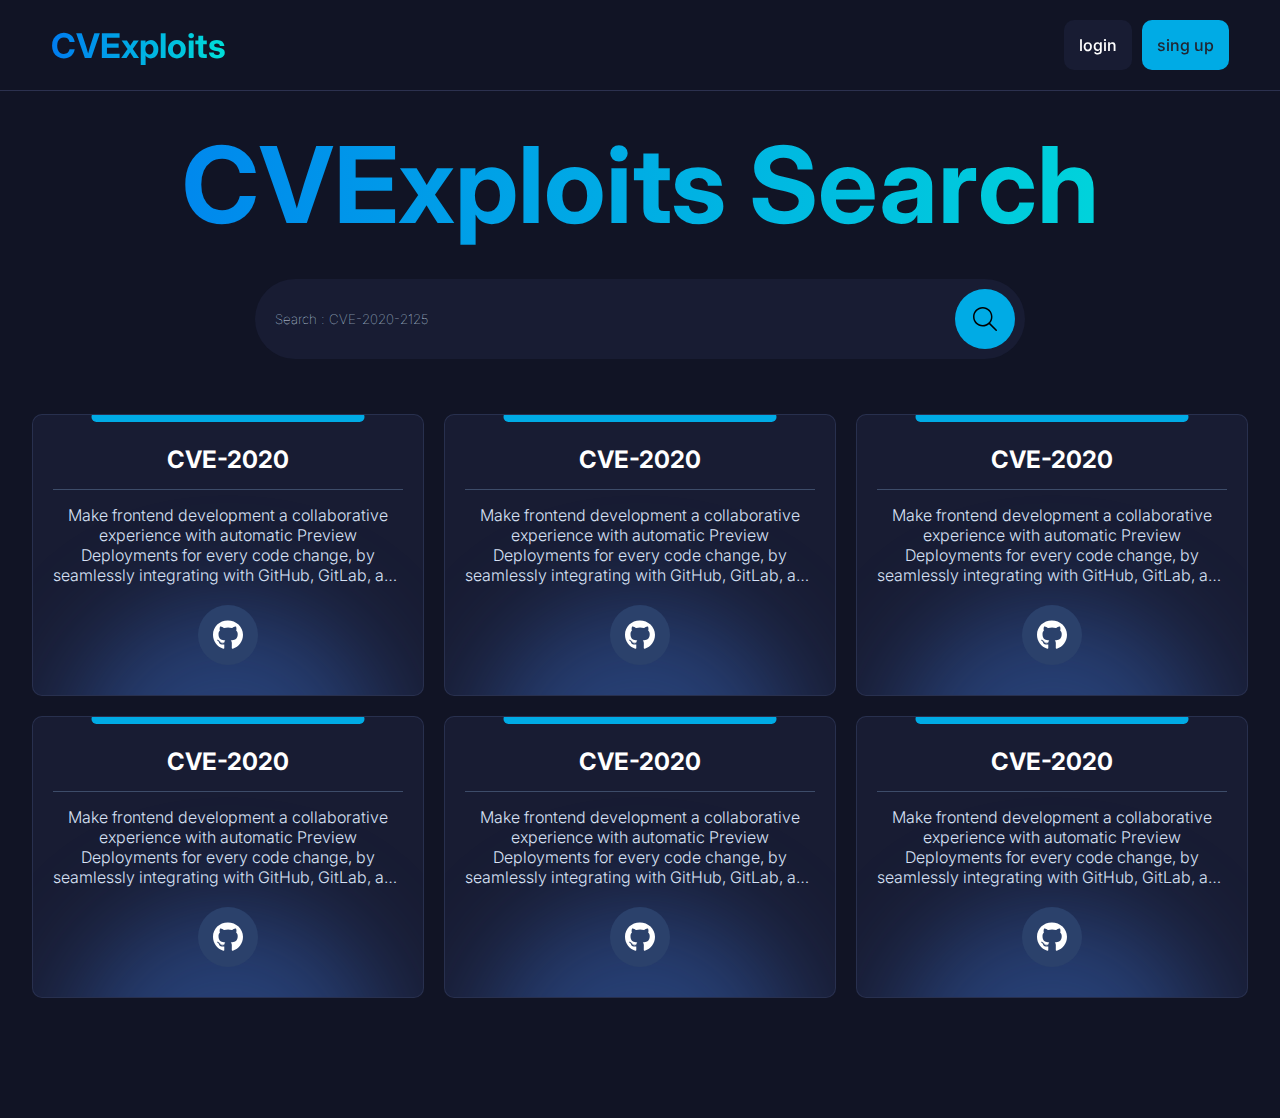
<file: cvexpioits/index.html>
<!DOCTYPE html>
<html>
<head>
    <meta charset="UTF-8" />
    <meta http-equiv="X-UA-Compatible" content="IE=edge" />
    <meta name="viewport" content="width=device-width, initial-scale=1.0" />
    <!-- ======================== Description ======================== -->
    <meta name="description"
        content="راسكو بلس - RascoPlus | تحميل العاب وتطبيقات موبايل اندرويد وايفون برابط مباشر من اخف موقع تحميل التطبيقات مجانا للجميع وعلي جميع الهواتف." />
    <meta name="keywords"
        content=" تحميل العاب وبرامج ,  تحميل العاب, تحيل برامج , العاب , برامج , RascoPlus , راسكو بلس " />
    <title>CVExploits</title>
    <!-- ======================== Icon Website ======================== -->
    <link href="assets/img/icon/Logo B2.1.png" rel="icon" type="image/x-icon" />
    <!-- ======================== Style ======================== -->
    <link rel="stylesheet" href="asset/css/style.css" />
    <!-- ======================== Google Font ======================== -->
    <link rel="preconnect" href="https://fonts.googleapis.com">
    <link rel="preconnect" href="https://fonts.gstatic.com" crossorigin>
    <link href="https://fonts.googleapis.com/css2?family=Inter:wght@100;200;300;400;500;600;700;800;900&display=swap"
        rel="stylesheet">
    <!-- Cover Website -->
    <meta property="og:image" content="asset/img/thumbnail-website/thumbnail.jpg" />
    <meta property="og:image:type" content="image/png" />
    <meta property="og:image:width" content="1024" />
    <meta property="og:image:height" content="1024" />
</head>
<body>
    <header>
        <div class="container">
            <a href="index.html">
                <h1 class="h1-text">CVExploits</h1>
            </a>
            <div class="register-div">
                <a class="register login" href="login.html"> login </a>
                <a class="register sing-up" href="/sing-up.html"> sing up</a>
            </div>
        </div>
    </header>
    <div class="container first-sec">
        <h1 class="h1-text">CVExploits Search</h1>
        <form class="search-form">
            <input type="text" class="input-search" placeholder="Search : CVE-2020-2125">
            <button type="submit" class="submit-search">
                <img src="asset/img/icon/magnifying-glass.svg" alt="Search-icon" class="icon">
            </button>
        </form>
        <div class="div-card-parent grid-parent">
            <div class="card-div">
                <a href="#" target="_blank">
                    <h2 class="name-of-text-card">CVE-2020</h2>
                </a>
                <p>
                    Make frontend development a collaborative experience with automatic Preview Deployments for every
                    code change, by seamlessly integrating with GitHub, GitLab, and Bitbucket. </p>
                <a href="#" target="_blank" class="icon-a-card">
                    <img src="asset/img/icon/github.svg" alt="github.svg">
                </a>

            </div>
            <div class="card-div">
                <a href="#" target="_blank">
                    <h2 class="name-of-text-card">CVE-2020</h2>
                </a>
                <p>
                    Make frontend development a collaborative experience with automatic Preview Deployments for every
                    code change, by seamlessly integrating with GitHub, GitLab, and Bitbucket. </p>
                <a href="#" target="_blank" class="icon-a-card">
                    <img src="asset/img/icon/github.svg" alt="github.svg">
                </a>

            </div>
            <div class="card-div">
                <a href="#" target="_blank">
                    <h2 class="name-of-text-card">CVE-2020</h2>
                </a>
                <p>
                    Make frontend development a collaborative experience with automatic Preview Deployments for every
                    code change, by seamlessly integrating with GitHub, GitLab, and Bitbucket. </p>
                <a href="#" target="_blank" class="icon-a-card">
                    <img src="asset/img/icon/github.svg" alt="github.svg">
                </a>

            </div>
            <div class="card-div">
                <a href="#" target="_blank">
                    <h2 class="name-of-text-card">CVE-2020</h2>
                </a>
                <p>
                    Make frontend development a collaborative experience with automatic Preview Deployments for every
                    code change, by seamlessly integrating with GitHub, GitLab, and Bitbucket. </p>
                <a href="#" target="_blank" class="icon-a-card">
                    <img src="asset/img/icon/github.svg" alt="github.svg">
                </a>

            </div>
            <div class="card-div">
                <a href="#" target="_blank">
                    <h2 class="name-of-text-card">CVE-2020</h2>
                </a>
                <p>
                    Make frontend development a collaborative experience with automatic Preview Deployments for every
                    code change, by seamlessly integrating with GitHub, GitLab, and Bitbucket. </p>
                <a href="#" target="_blank" class="icon-a-card">
                    <img src="asset/img/icon/github.svg" alt="github.svg">
                </a>

            </div>
            <div class="card-div">
                <a href="#" target="_blank">
                    <h2 class="name-of-text-card">CVE-2020</h2>
                </a>
                <p>
                    Make frontend development a collaborative experience with automatic Preview Deployments for every
                    code change, by seamlessly integrating with GitHub, GitLab, and Bitbucket. </p>
                <a href="#" target="_blank" class="icon-a-card">
                    <img src="asset/img/icon/github.svg" alt="github.svg">
                </a>

            </div>

        </div>
    </div>
</body>
</html>
</file>
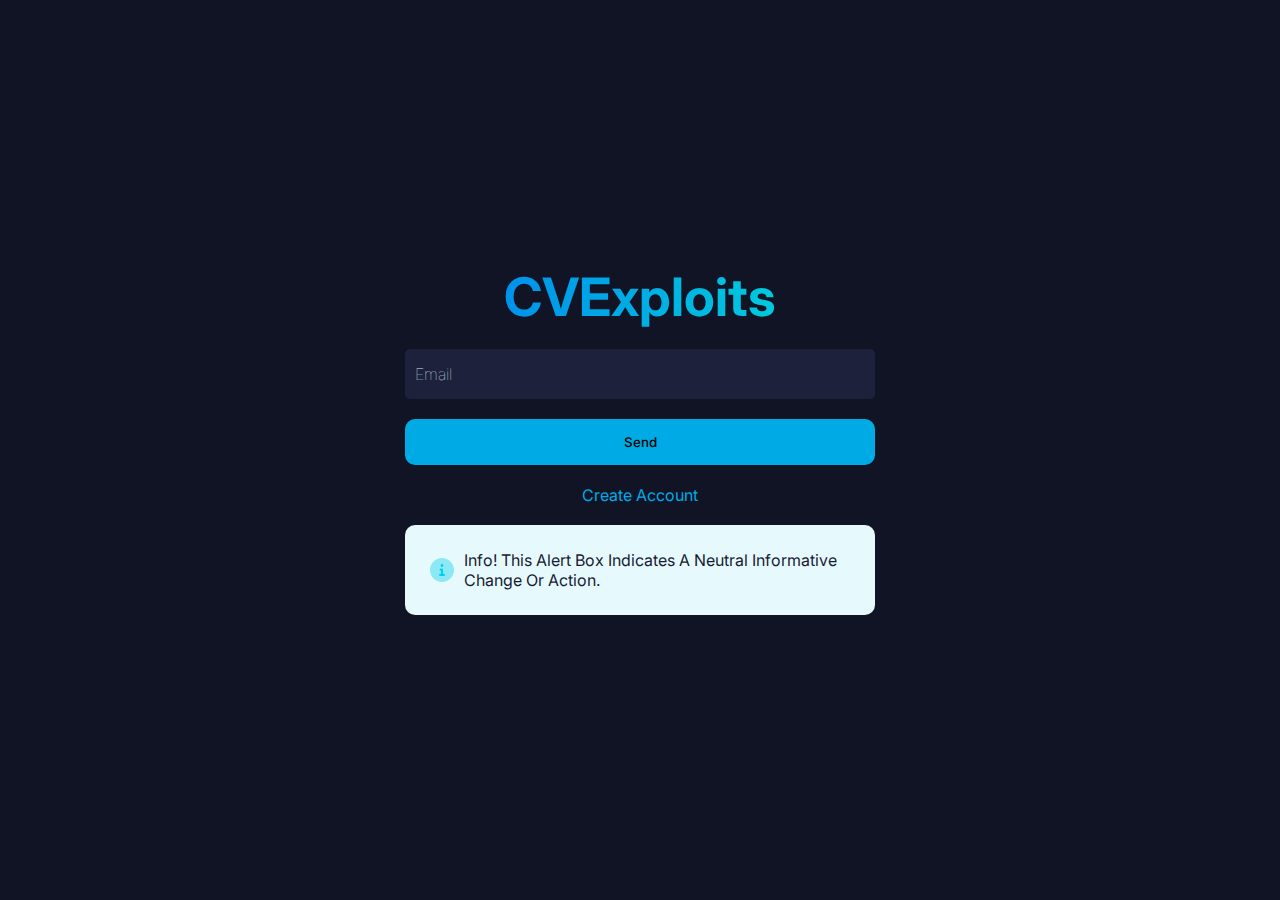
<file: cvexpioits/forgot-pass.html>
<!DOCTYPE html>
<html>

<head>
    <meta charset="UTF-8" />
    <meta http-equiv="X-UA-Compatible" content="IE=edge" />
    <meta name="viewport" content="width=device-width, initial-scale=1.0" />
    <!-- ======================== Description ======================== -->
    <meta name="description"
        content="راسكو بلس - RascoPlus | تحميل العاب وتطبيقات موبايل اندرويد وايفون برابط مباشر من اخف موقع تحميل التطبيقات مجانا للجميع وعلي جميع الهواتف." />
    <meta name="keywords"
        content=" تحميل العاب وبرامج ,  تحميل العاب, تحيل برامج , العاب , برامج , RascoPlus , راسكو بلس " />
    <title>Borma - بورما</title>
    <!-- ======================== Icon Website ======================== -->
    <link href="assets/img/icon/Logo B2.1.png" rel="icon" type="image/x-icon" />
    <!-- ======================== Style ======================== -->
    <link rel="stylesheet" href="asset/css/style.css" />
    <link rel="stylesheet" href="asset/css/register.css" />
    <!-- ======================== Google Font ======================== -->
    <link rel="preconnect" href="https://fonts.googleapis.com">
    <link rel="preconnect" href="https://fonts.gstatic.com" crossorigin>
    <link href="https://fonts.googleapis.com/css2?family=Inter:wght@100;200;300;400;500;600;700;800;900&display=swap"
        rel="stylesheet">
    <!-- Cover Website -->
    <meta property="og:image" content="asset/img/thumbnail-website/thumbnail.jpg" />
    <meta property="og:image:type" content="image/png" />
    <meta property="og:image:width" content="1024" />
    <meta property="og:image:height" content="1024" />
</head>
<body>
    <div class="container first-sec">
        <div class="card-data">
            <a href="index.html">
                <h1 class="h1-text">CVExploits</h1>
            </a>
            <div class="container-card">
                <form action="" class="form-register form-login">
                    <div class="register-up-div">
                        <input type="email" placeholder="Email" required>
                        <button class="button-form "> Send</button>
                        <div class="sing-in">
                            <a href="sing-up.html" class="sing"> Create Account </a>
                        </div>
                        <div class="alert-div-parent alert-info">
                            <div class="icon-alert">
                                <img class="icon" src="asset/img/icon/circle-info.svg" alt="bell.svg">
                            </div>
                            <p>
                                Info! This alert box indicates a neutral informative change or action.
                            </p>
                        </div>
                    </div>
                </form>
            </div>
        </div>
    </div>

</body>

</html>
</file>
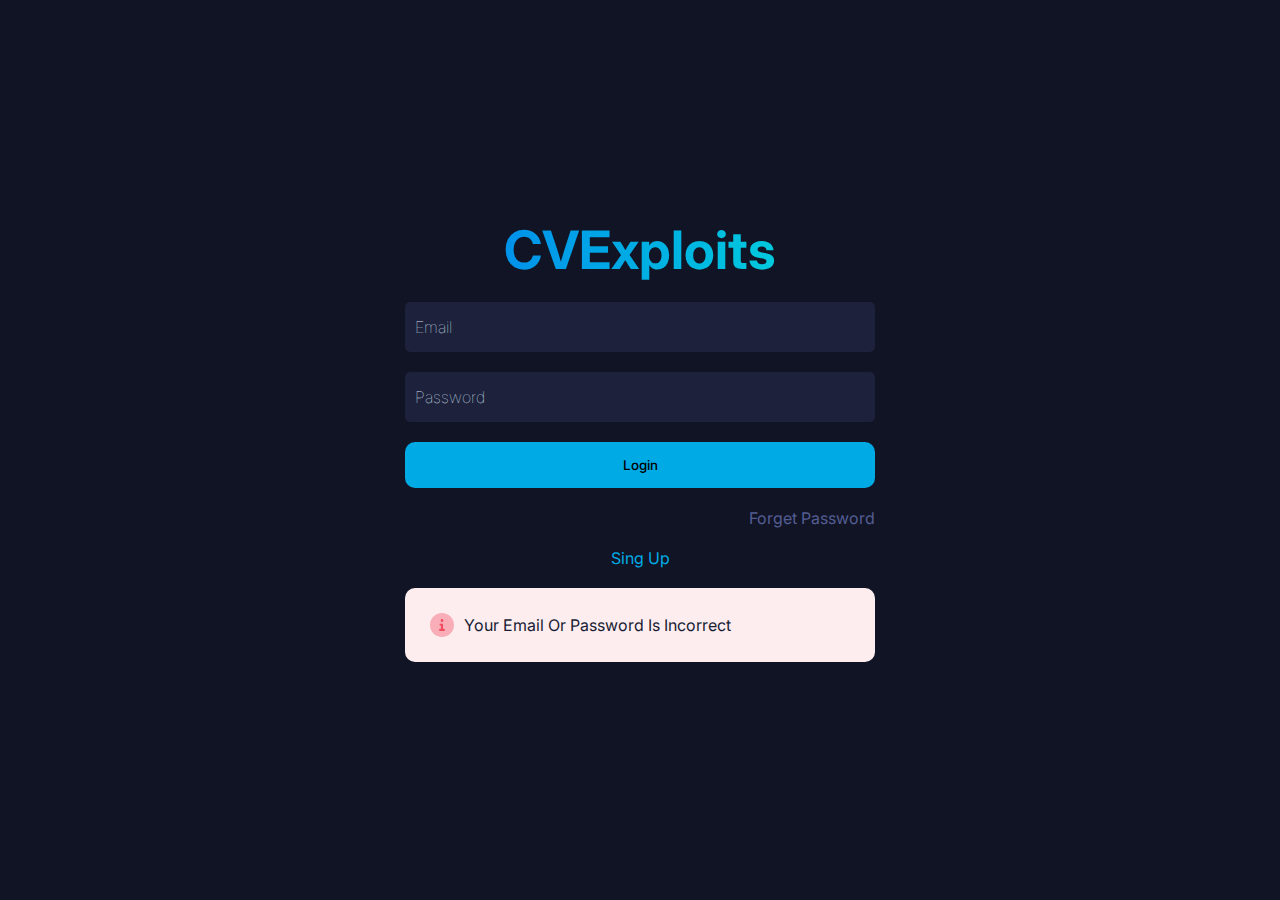
<file: cvexpioits/login.html>
<!DOCTYPE html>
<html>

<head>
    <meta charset="UTF-8" />
    <meta http-equiv="X-UA-Compatible" content="IE=edge" />
    <meta name="viewport" content="width=device-width, initial-scale=1.0" />
    <!-- ======================== Description ======================== -->
    <meta name="description"
        content="راسكو بلس - RascoPlus | تحميل العاب وتطبيقات موبايل اندرويد وايفون برابط مباشر من اخف موقع تحميل التطبيقات مجانا للجميع وعلي جميع الهواتف." />
    <meta name="keywords"
        content=" تحميل العاب وبرامج ,  تحميل العاب, تحيل برامج , العاب , برامج , RascoPlus , راسكو بلس " />
    <title>Borma - بورما</title>
    <!-- ======================== Icon Website ======================== -->
    <link href="assets/img/icon/Logo B2.1.png" rel="icon" type="image/x-icon" />
    <!-- ======================== Style ======================== -->
    <link rel="stylesheet" href="asset/css/style.css" />
    <link rel="stylesheet" href="asset/css/register.css" />
    <!-- ======================== Google Font ======================== -->
    <link rel="preconnect" href="https://fonts.googleapis.com">
    <link rel="preconnect" href="https://fonts.gstatic.com" crossorigin>
    <link href="https://fonts.googleapis.com/css2?family=Inter:wght@100;200;300;400;500;600;700;800;900&display=swap"
        rel="stylesheet">
    <!-- Cover Website -->
    <meta property="og:image" content="asset/img/thumbnail-website/thumbnail.jpg" />
    <meta property="og:image:type" content="image/png" />
    <meta property="og:image:width" content="1024" />
    <meta property="og:image:height" content="1024" />
</head>

<body>

    <div class="container first-sec">
        <div class="card-data">
            <a href="index.html">
                <h1 class="h1-text">CVExploits</h1>
            </a>
            <div class="container-card">
                <form action="" class="form-register form-login">
                    <div class="register-up-div">
                        <input type="email" placeholder="Email" required />
                        <input type="password" placeholder="Password" required />
                        <button class="button-form"> Login</button>
                        <a class="forgot-pass-a" href="forgot-pass.html">Forget Password</a>
                        <div class="sing-in">
                            <a href="sing-up.html" class="sing"> Sing Up </a>
                        </div>
                        <div class="alert-div-parent alert-error">
                            <div class="icon-alert">
                                <img class="icon" src="asset/img/icon/circle-info.svg" alt="bell.svg">
                            </div>
                            <p>
                                your email or password is incorrect
                            </p>
                        </div>
                      
                        
                      
                    </div>
                </form>
            </div>
        </div>
    </div>


</body>

</html>
</file>
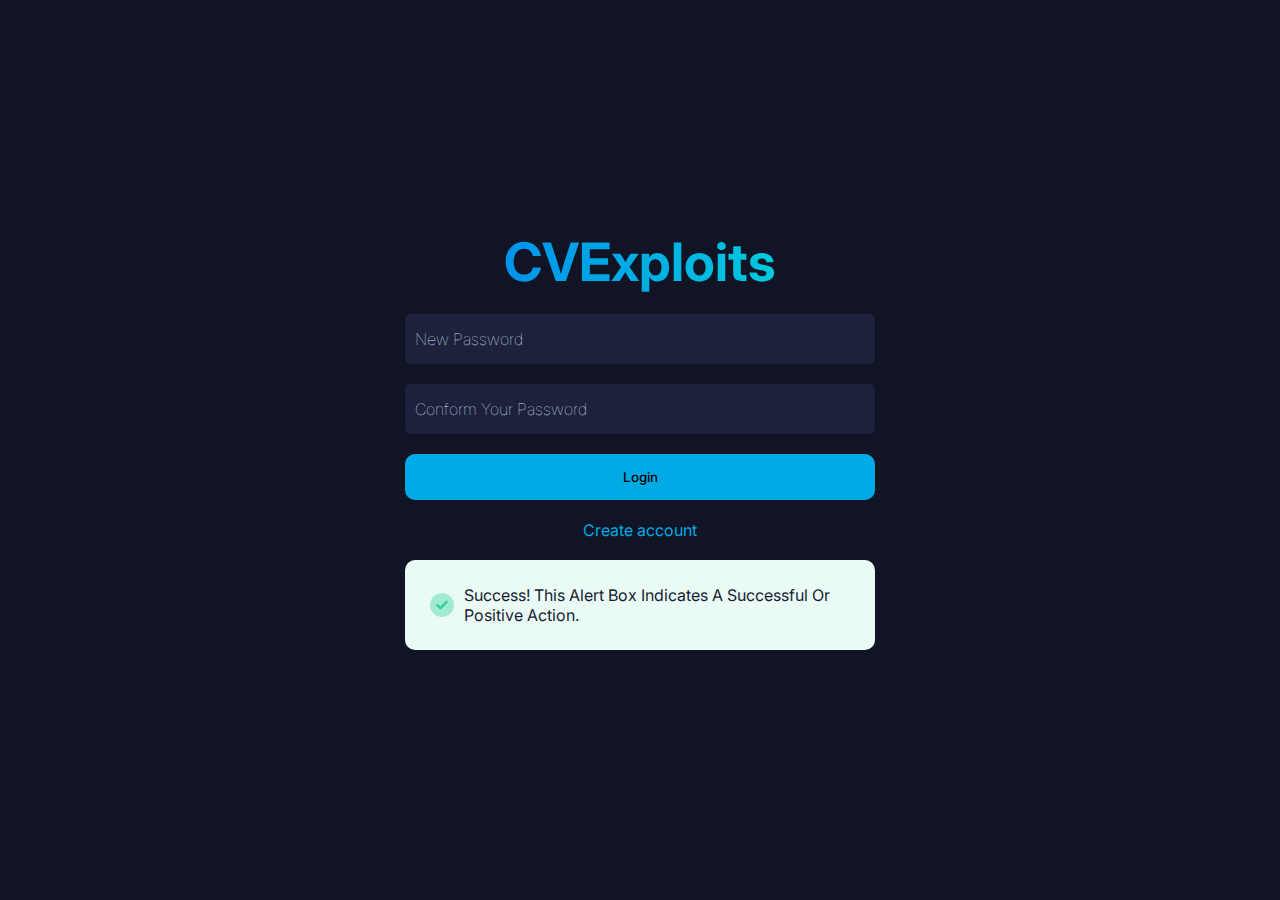
<file: cvexpioits/new-password.html>
<!DOCTYPE html>
<html>

<head>
    <meta charset="UTF-8" />
    <meta http-equiv="X-UA-Compatible" content="IE=edge" />
    <meta name="viewport" content="width=device-width, initial-scale=1.0" />
    <!-- ======================== Description ======================== -->
    <meta name="description"
        content="راسكو بلس - RascoPlus | تحميل العاب وتطبيقات موبايل اندرويد وايفون برابط مباشر من اخف موقع تحميل التطبيقات مجانا للجميع وعلي جميع الهواتف." />
    <meta name="keywords"
        content=" تحميل العاب وبرامج ,  تحميل العاب, تحيل برامج , العاب , برامج , RascoPlus , راسكو بلس " />
    <title>Borma - بورما</title>
    <!-- ======================== Icon Website ======================== -->
    <link href="assets/img/icon/Logo B2.1.png" rel="icon" type="image/x-icon" />
    <!-- ======================== Style ======================== -->
    <link rel="stylesheet" href="asset/css/style.css" />
    <link rel="stylesheet" href="asset/css/register.css" />
    <!-- ======================== Google Font ======================== -->
    <link rel="preconnect" href="https://fonts.googleapis.com">
    <link rel="preconnect" href="https://fonts.gstatic.com" crossorigin>
    <link href="https://fonts.googleapis.com/css2?family=Inter:wght@100;200;300;400;500;600;700;800;900&display=swap"
        rel="stylesheet">
    <!-- Cover Website -->
    <meta property="og:image" content="asset/img/thumbnail-website/thumbnail.jpg" />
    <meta property="og:image:type" content="image/png" />
    <meta property="og:image:width" content="1024" />
    <meta property="og:image:height" content="1024" />
</head>

<body>
    <div class="container first-sec">
        <div class="card-data">
            <a href="index.html">
                <h1 class="h1-text">CVExploits</h1>
            </a>
            <div class="container-card">
              <form action="" class="form-register form-login">
                    <div class="register-up-div">
                        <input type="password" placeholder="New Password" required />
                        <input type="password" placeholder="Conform Your Password " required />
                        <button class="button-form">Login</button>
                        <div class="sing-in">
                            <a href="sing-up.html" class="sing"> Create account </a>
                        </div>
                        <div class="alert-div-parent alert-success">
                            <div class="icon-alert">
                                <img class="icon" src="asset/img/icon/check.svg" alt="bell.svg">
                            </div>
                            <p>
                                Success! This alert box indicates a successful or positive action.
                            </p>
                        </div>
                    </div>
                </form> 
            </div>
        </div>
    </div>

</body>

</html>
</file>
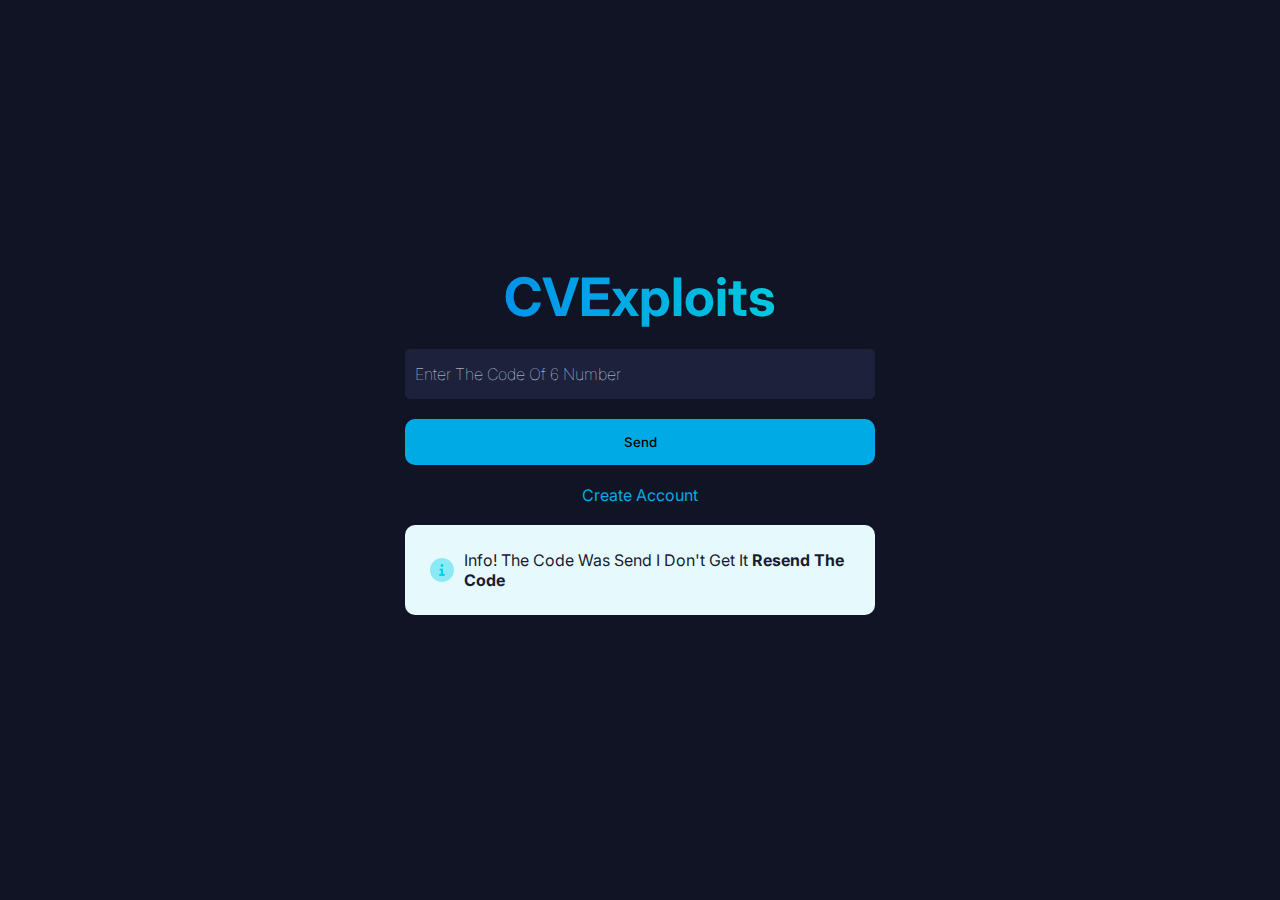
<file: cvexpioits/resend-code.html>
<!DOCTYPE html>
<html>

<head>
    <meta charset="UTF-8" />
    <meta http-equiv="X-UA-Compatible" content="IE=edge" />
    <meta name="viewport" content="width=device-width, initial-scale=1.0" />
    <!-- ======================== Description ======================== -->
    <meta name="description"
        content="راسكو بلس - RascoPlus | تحميل العاب وتطبيقات موبايل اندرويد وايفون برابط مباشر من اخف موقع تحميل التطبيقات مجانا للجميع وعلي جميع الهواتف." />
    <meta name="keywords"
        content=" تحميل العاب وبرامج ,  تحميل العاب, تحيل برامج , العاب , برامج , RascoPlus , راسكو بلس " />
    <title>Borma - بورما</title>
    <!-- ======================== Icon Website ======================== -->
    <link href="assets/img/icon/Logo B2.1.png" rel="icon" type="image/x-icon" />
    <!-- ======================== Style ======================== -->
    <link rel="stylesheet" href="asset/css/style.css" />
    <link rel="stylesheet" href="asset/css/register.css" />
    <!-- ======================== Google Font ======================== -->
    <link rel="preconnect" href="https://fonts.googleapis.com">
    <link rel="preconnect" href="https://fonts.gstatic.com" crossorigin>
    <link href="https://fonts.googleapis.com/css2?family=Inter:wght@100;200;300;400;500;600;700;800;900&display=swap"
        rel="stylesheet">
    <!-- Cover Website -->
    <meta property="og:image" content="asset/img/thumbnail-website/thumbnail.jpg" />
    <meta property="og:image:type" content="image/png" />
    <meta property="og:image:width" content="1024" />
    <meta property="og:image:height" content="1024" />
</head>
<body>
    <div class="container first-sec">
        <div class="card-data">
            <a href="index.html">
                <h1 class="h1-text">CVExploits</h1>
            </a>
            <div class="container-card">
                <form action="" class="form-register form-login">
                    <div class="register-up-div">
                        <input type="text" placeholder="Enter The Code Of 6 Number" required maxlength="6">
                        <button class="button-form "> Send</button>
                        <div class="sing-in">
                            <a href="sing-up.html" class="sing"> Create Account </a>
                        </div>
                        <div class="alert-div-parent alert-info">
                            <div class="icon-alert">
                                <img class="icon" src="asset/img/icon/circle-info.svg" alt="bell.svg">
                            </div>
                            <p>
                                Info! The Code Was Send i don't get it
                                <a href="#"> <b> resend the code</b> </a>
                            </p>
                        </div>
                    </div>
                </form>
            </div>
        </div>
    </div>
</body>
</html>
</file>
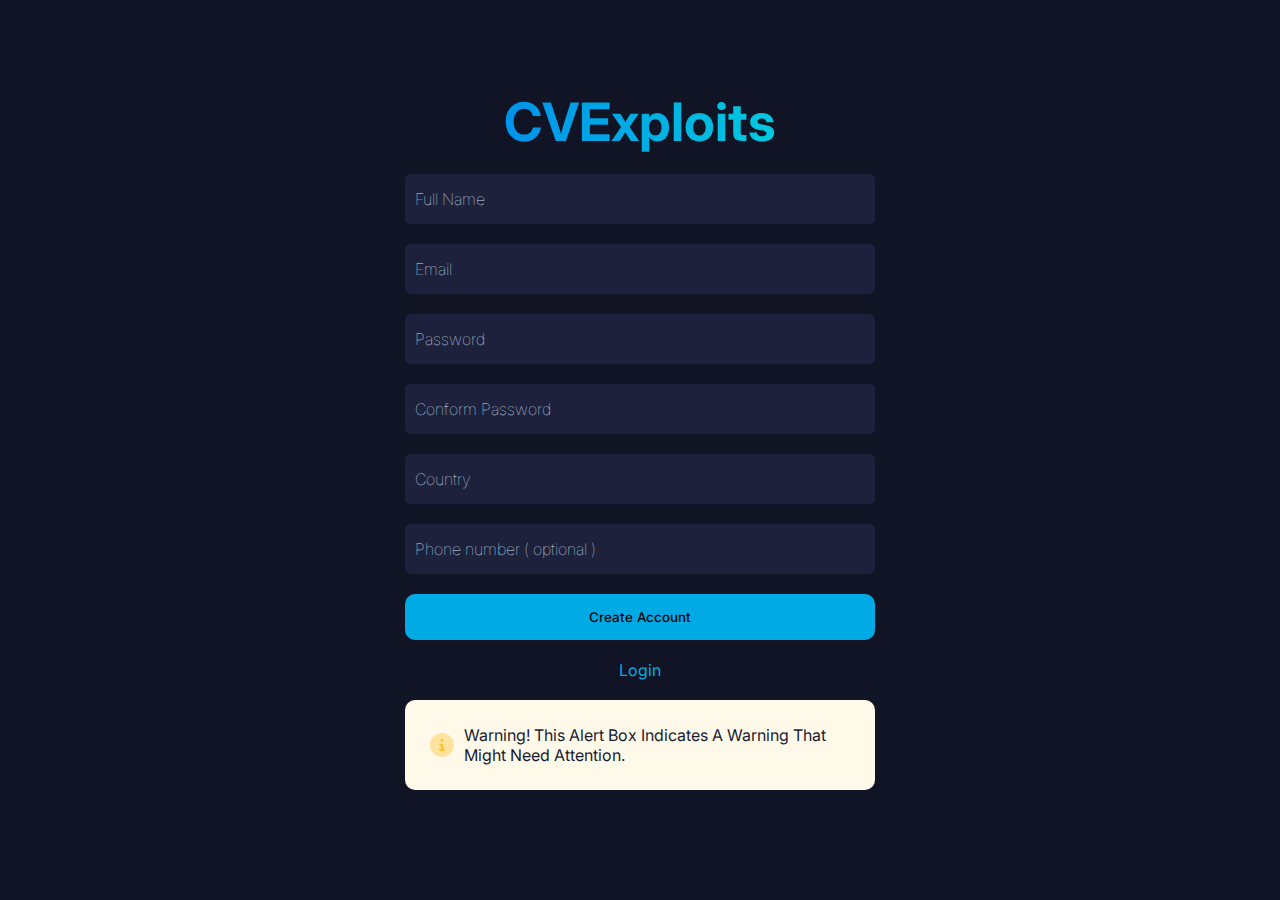
<file: cvexpioits/sing-up.html>
<!DOCTYPE html>
<html>

<head>
    <meta charset="UTF-8" />
    <meta http-equiv="X-UA-Compatible" content="IE=edge" />
    <meta name="viewport" content="width=device-width, initial-scale=1.0" />
    <!-- ======================== Description ======================== -->
    <meta name="description"
        content="راسكو بلس - RascoPlus | تحميل العاب وتطبيقات موبايل اندرويد وايفون برابط مباشر من اخف موقع تحميل التطبيقات مجانا للجميع وعلي جميع الهواتف." />
    <meta name="keywords"
        content=" تحميل العاب وبرامج ,  تحميل العاب, تحيل برامج , العاب , برامج , RascoPlus , راسكو بلس " />
    <title>Borma - بورما</title>
    <!-- ======================== Icon Website ======================== -->
    <link href="assets/img/icon/Logo B2.1.png" rel="icon" type="image/x-icon" />
    <!-- ======================== Style ======================== -->
    <link rel="stylesheet" href="asset/css/style.css" />
    <link rel="stylesheet" href="asset/css/register.css" />
    <!-- ======================== Google Font ======================== -->
    <link rel="preconnect" href="https://fonts.googleapis.com">
    <link rel="preconnect" href="https://fonts.gstatic.com" crossorigin>
    <link href="https://fonts.googleapis.com/css2?family=Inter:wght@100;200;300;400;500;600;700;800;900&display=swap"
        rel="stylesheet">

    <!-- Cover Website -->
    <meta property="og:image" content="asset/img/thumbnail-website/thumbnail.jpg" />
    <meta property="og:image:type" content="image/png" />
    <meta property="og:image:width" content="1024" />
    <meta property="og:image:height" content="1024" />
</head>

<body>
    <div class="container first-sec">
        <div class="card-data">
            <a href="index.html">
                <h1 class="h1-text">CVExploits</h1>
            </a>
            <div class="container-card">
                <form action="" class="form-register form-login">
                    <div class="register-up-div">
                        <input type="text" placeholder="Full Name" required />
                        <input type="email" placeholder="Email" required />
                        <input type="password" placeholder="Password" required />
                        <input type="password" placeholder="Conform Password" required />
                        <input type="text" placeholder="Country" required />
                        <input type="number" placeholder="Phone number ( optional )" />
                        <button class="button-form">Create Account</button>
                        <div class="sing-in">
                            <a href="login.html" class="sing">Login</a>
                        </div>
                        <div class="alert-div-parent alert-warning">
                            <div class="icon-alert">
                                <img class="icon" src="asset/img/icon/circle-info.svg" alt="bell.svg">
                            </div>
                            <p>
                                Warning! This alert box indicates a warning that might need attention.
                            </p>
                        </div>
                    </div>
                </form>
            </div>
        </div>
    </div>

</body>

</html>
</file>
<file: cvexpioits/asset/css/style.css>
* {
  padding: 0px;
  margin: 0px;
  border: none;
  outline: none;
  box-sizing: border-box;
  text-decoration: none;
  list-style: none;
  font-family: "Inter", sans-serif;
}

/* <!-- ======================== Root ======================== --> */
:root {
  --main-color: #00abe5;
  --background-color: #111425;
  --Dark-color: #202632;
  --Dark2-color: #181c33;
  --side-bar-color: #202632;

  --wight-color: #ffffff;
  --gray-color: #d7e1f5;

  --main-color-hover: #00beff;
  --Dark2-color-hover: #1d213b;
}

a {
  color: var(--wight-color);
}

/* <!-- ======================== Body ======================== --> */

body {
  background-color: var(--background-color);
  color: var(--wight-color);
  overflow-x: clip;
}

.container {
  width: 95%;
  margin: 0px auto;
  max-width: 1625px;
}

::-webkit-scrollbar {
  width: 5px;
  background-color: var(--background-color);
}

::-webkit-scrollbar-thumb {
  background-color: var(--main-color);
}

.h1-text {
  text-align: center;
  font-size: 106px;
  background-clip: text;
  -webkit-background-clip: text;
  -webkit-text-fill-color: transparent;
  padding-left: var(--padding);
  padding-right: var(--padding);
  background-image: linear-gradient(90deg, #007cf0, #00dfd8);
  position: relative;
  z-index: 1;
  margin-bottom: 30px;
}

.icon {
  width: 24px !important;
}
/* ======================== Header ======================== */
header {
  padding: 20px;
  border-bottom: 1px solid #2c314f;
  position: fixed;
  width: 100%;
  top: 0;
  backdrop-filter: blur(16px);
  z-index: 555555;
}
header .container {
  display: flex;
  align-items: center;
  justify-content: space-between;
}

.register-div {
  display: flex;
  align-items: center;
  gap: 10px;
  flex-shrink: 0;
  height: 100%;
}

.register-div .login {
  color: var(--wight-color);
  background-color: var(--Dark2-color);
}
.register-div .login:hover {
  background-color: var(--Dark2-color-hover);
}
.register {
  padding: var(--button-padding);
  background: var(--main-color);
  border-radius: var(--main-border-radius);
  width: fit-content;
  flex-shrink: 0;
  height: 100%;
  display: flex;
  align-items: center;
  font-weight: 500;
  padding: 15px;
  border-radius: 10px;
}

.register-div .sing-up {
  color: var(--Dark-color);
}
.register-div .sing-up:hover {
  background-color: var(--main-color-hover);
}
header .h1-text {
  font-size: 34px;
  margin-bottom: 0;
}

/* <!-- ======================== Div Card Parent ======================== --> */

.first-sec {
  margin: 120px auto;
}
.grid-parent {
  display: grid;
  grid-template-columns: repeat(auto-fill, minmax(340px, 1fr));
  gap: 20px;
  position: relative;
  z-index: 1;
  margin-top: 55px;
  width: 100%;
  max-width: 1360px;
  margin-left: auto;
  margin-right: auto;
}

.card-div {
  background: var(--Dark2-color);
  border-radius: var(--main-5-border-radius);
  position: relative;
  padding: 30px 20px;
  transition: 0.3s;
  overflow: hidden;
  border: 1px solid #48598357;
  border-radius: 10px;
}
.card-div::before {
  content: "";
  width: 317px;
  height: 317px;
  position: absolute;
  left: -117px;
  background-color: #4285f457;
  bottom: -223px;
  z-index: 0;
  border-radius: 50%;
  filter: blur(50px);
  left: 50%;
  transform: translate(-50%);
}

.card-div:hover {
  transform: translateY(-5px) !important;
  -webkit-transform: translateY(-5px) !important;
  -moz-transform: translateY(-5px) !important;
  -ms-transform: translateY(-5px) !important;
  -o-transform: translateY(-5px) !important;
  border: 1px solid #485983;
}

.card-div::after {
  content: "";
  width: 70%;
  height: 10px;
  background-color: var(--main-color);
  position: absolute;
  top: -3px;
  left: 50%;
  transform: translate(-50%);
  -webkit-transform: translate(-50%);
  -moz-transform: translate(-50%);
  -ms-transform: translate(-50%);
  -o-transform: translate(-50%);
  border-radius: 45px;
}
.card-div h2 {
  text-align: center;
  margin-bottom: 15px;
  border-bottom: 1px solid #3d4c69;
  padding-bottom: 15px;
}

.card-div p {
  margin-top: var(--main-margin);
  color: var(--gray-color);
  font-weight: 300;
  display: -webkit-box;
  -webkit-line-clamp: 4;
  -webkit-box-orient: vertical;
  overflow: hidden;
  position: relative;
  padding-top: var(--main-10-padding);
  margin-top: var(--main-margin);
  text-align: center;
}

.icon-a-card {
  width: 60px;
  height: 60px;
  background-color: #2b416b;
  border-radius: 50%;
  -webkit-border-radius: 50%;
  -moz-border-radius: 50%;
  -ms-border-radius: 50%;
  -o-border-radius: 50%;
  display: flex;
  justify-content: center;
  align-items: center;
  margin: auto;
  margin-top: 20px;
  transition: 0.3s;
  -webkit-transition: 0.3s;
  -moz-transition: 0.3s;
  -ms-transition: 0.3s;
  -o-transition: 0.3s;
  position: relative;
  z-index: 1;
}
.icon-a-card:hover {
  transform: scale(1.1);
  -webkit-transform: scale(1.1);
  -moz-transform: scale(1.1);
  -ms-transform: scale(1.1);
  -o-transform: scale(1.1);
}
.icon-a-card img {
  width: 30px;
  filter: invert(1);
  -webkit-filter: invert(1);
}

/* <!-- ======================== submit-search ======================== --> */

.title-footer-email {
  font-size: 30px;
  color: var(--wight-color-no-change);
}

.search-form {
  margin-top: 0;
  padding: 10px;
}

.search-form {
  border-radius: var(--main-border-radius);
  background: var(--Dark2-color);
  display: flex;
  width: 100%;
  padding: 10px;
  border-radius: 45px;
  margin: auto;
  max-width: 770px;
}

.search-form .input-search {
  background: none;
  width: 100%;
  color: var(--wight-color-no-change);
  padding: 0 10px;
}

.submit-search {
  padding: 15px;
  background: var(--main-color);
  border-radius: 5px;
  cursor: pointer;
  flex-shrink: 0;
  border-radius: 50%;
  width: 60px;
  height: 60px;
  display: flex;
  justify-content: center;
  align-items: center;
  transition: 0.3s;
  -webkit-transition: 0.3s;
  -moz-transition: 0.3s;
  -ms-transition: 0.3s;
  -o-transition: 0.3s;
}

.submit-search:hover {
  background: var(--main-color-hover);
}

input::placeholder {
  color: var(--gray-color);
  font-weight: 100;
}

/* <!-- ======================== @media ======================== --> */

@media (max-width: 700px) {
  .h1-text {
    font-size: 50px;
  }
  .login {
    display: none;
  }
}
</file>
<file: cvexpioits/asset/css/register.css>
body {
  display: flex;
  justify-content: center;
  height: 100vh;
}
.container {
  display: flex;
  justify-content: center;
  align-items: center;
}

/* <!-- ============================ Header ============================ --> */

header .container {
  display: flex !important;
  justify-content: space-between;
  align-items: center;
}

.div-register-parent {
  display: flex;
  align-items: center;
  gap: 10px;
  flex-direction: row-reverse;
}

.register-text {
  display: flex;
  align-items: center;
  background-color: var(--main-color);
  border-radius: var(--main-border);
  padding: 10px;
  width: fit-content;
  color: var(--background-color);
  font-weight: 500;
}

.login-text {
  background-color: var(--card2-color);
}

.a-logo {
  display: block !important;
}

/* <!-- ============================ Main Sec ============================ --> */

.card-data .h1-text {
  font-size: 53px;
  margin-bottom: 0;
}

input[type="number"]::-webkit-inner-spin-button,
input[type="number"]::-webkit-outer-spin-button {
  -webkit-appearance: none;
  margin: 0;
}

.form-register {
  width: 90%;
  margin: auto;
  text-align: center;
  border-radius: 15px;
  padding: 20px 10px;
  width: 490px;
  display: flex;
  flex-direction: column;
  justify-content: center;
}

.form-register input:checked ~ .checkbox-form {
  background-color: var(--Dark2-color-hover);
}

.form-register .logo-img-fom {
  width: 210px;
  margin: auto;
  margin-bottom: 10px;
}

.form-register input {
  background: var(--Dark2-color-hover);
  border-radius: 5px;
  padding: 10px;
  width: 100%;
  border: none;
  outline: none;
  color: var(--wight-color);
  height: 50px;
  font-size: 16px;
}

.form-login .a-logo-form {
  margin-bottom: 60px;
}

.register-up-div {
  display: flex;
  flex-direction: column;
  gap: 20px;
}

.a-logo-form {
  display: flex;
  align-items: center;
  justify-content: center;
  width: 100%;
}

.button-form {
  padding: var(--button-padding);
  background: var(--main-color);
  border-radius: var(--main-border-radius);
  width: fit-content;
  flex-shrink: 0;
  height: 100%;
  display: flex;
  align-items: center;
  font-weight: 500;
  padding: 15px;
  border-radius: 10px;
  text-align: center;
  width: 100%;
  text-align: center;
  display: flex;
  justify-content: center;
  align-items: center;
  cursor: pointer;
}
.button-form:hover {
  background-color: var(--main-color-hover);
}

.check-box-text {
  display: flex;
  align-items: center;
  gap: 5px;
}

.check-box-text #checkbox-form {
  width: 20px;
  height: 20px;
}

@media (max-width: 500px) {
  .card-data {
    margin: 50px 0;
  }

  .container-card {
    width: 100% !important;
  }

  .form-register {
    width: 100% !important;
  }
}

.url-your-website {
  text-align: initial;
}

.sing-up {
  margin-top: 20px;
}

.container-card {
  position: relative;
  display: flex;
  justify-content: center;
  align-items: center;
}

.sing-in {
  text-align: center;
}

.sing-in a {
  color: var(--main-color);
  cursor: pointer;
  text-align: initial;
}

.el3 {
  top: 507px !important;
}

.el2 {
  top: 218px !important;
}

.elment-img {
  position: absolute;
  width: 100px;
}

@keyframes moveimg {
  0% {
    transform: translateY(10px);
  }

  50% {
    transform: translateY(-10px);
  }

  100% {
    transform: translateY(10px);
  }
}

.el1 {
  left: -40px;
  top: 10px;
  animation: moveimg 2s ease infinite;
}

.el2 {
  right: -90px;
  top: 180px;
  animation: moveimg 3s ease infinite;
}

.el3 {
  left: -67px;
  top: 290px;
  animation: moveimg 4s ease infinite;
}

.el4 {
  right: -60px;
  bottom: 30px;
  animation: moveimg 5s ease infinite;
}

.sing-up-with-socialmedia {
  display: flex;
  justify-content: center;
  gap: 20px;
}

.sing-up-with-socialmedia i {
  font-size: 30px;
  cursor: pointer;
}

.sing-up-with-socialmedia i:hover {
  color: var(--main-color);
}

.forgot-pass-a {
  text-align: end;
  color: #545d93;
}

.sing-up-div {
  display: none;
}

.sing-up-div.active {
  display: block !important;
}

@media (max-width: 700px) {
  .element-img {
    display: none !important;
    height: 648px !important;
  }
}

b{
  color: var(--Dark2-color);
}

/* <!-- ============================  alert ============================ --> */
.alert-div-parent {
  padding: 25px;
  display: flex;
  align-items: center;
  gap: 10px;
  border-radius: 10px;
  -webkit-border-radius: 10px;
  -moz-border-radius: 10px;
  -ms-border-radius: 10px;
  -o-border-radius: 10px;
  color: var(--Dark2-color);
  width: 100%;
  max-width: 590px;
  text-transform: capitalize;
}
.icon-alert {
  display: flex;
}
.icon-alert img {
  width: 30px;
}

.alert-div-parent p {
  color: var(--Dark2-color);
  text-align: initial;
}

.alert-error {
  background: #fdedef;
}

.alert-error img {
  filter: invert(53%) sepia(90%) saturate(4493%) hue-rotate(326deg)
    brightness(99%) contrast(90%);
}

.alert-warning {
  background: #fff9e9;
}

.alert-warning img {
  filter: invert(91%) sepia(11%) saturate(5734%) hue-rotate(333deg)
    brightness(103%) contrast(99%);
}

.alert-info {
  background: #e6fafd;
}

.alert-info img {
  filter: invert(63%) sepia(59%) saturate(2982%) hue-rotate(143deg)
    brightness(102%) contrast(101%);
}

.alert-success {
  background: #eafbf6;
}

.alert-success img {
  filter: invert(83%) sepia(11%) saturate(2588%) hue-rotate(98deg)
    brightness(89%) contrast(82%);
}
</file>
